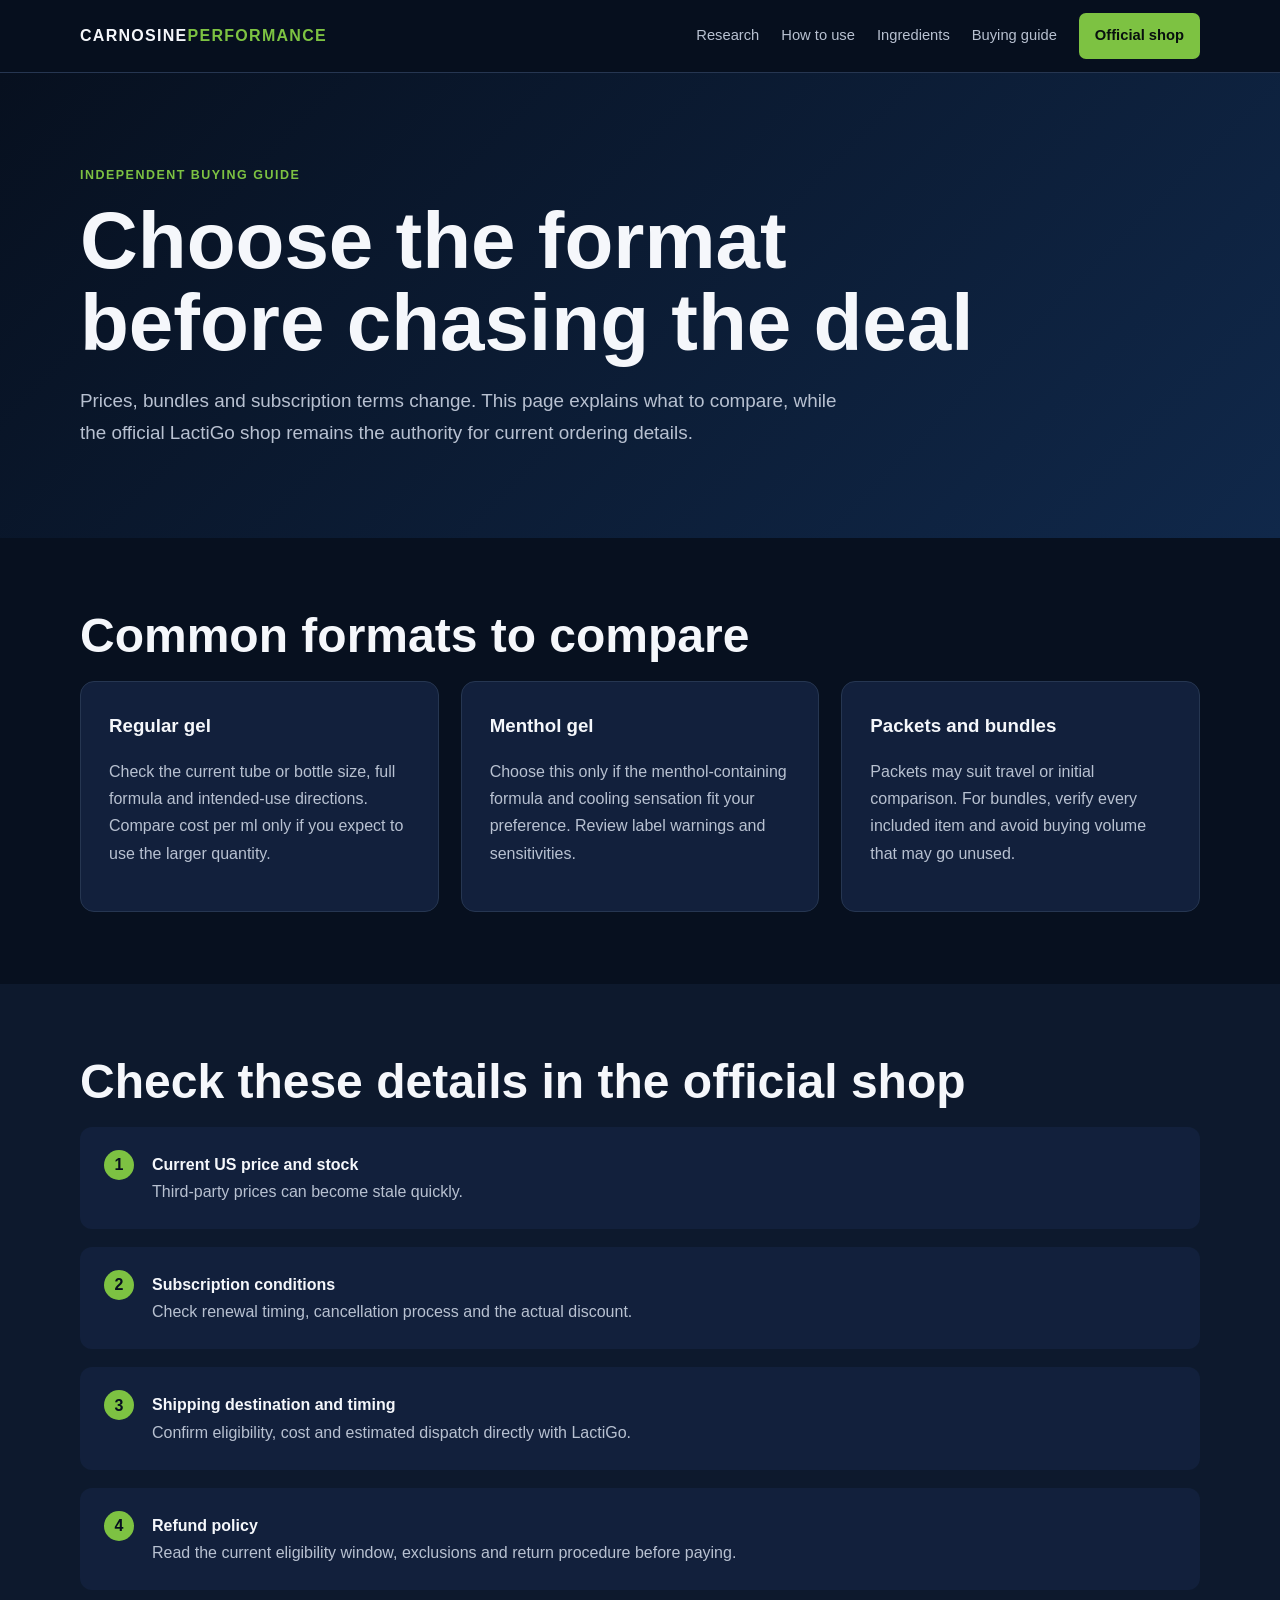
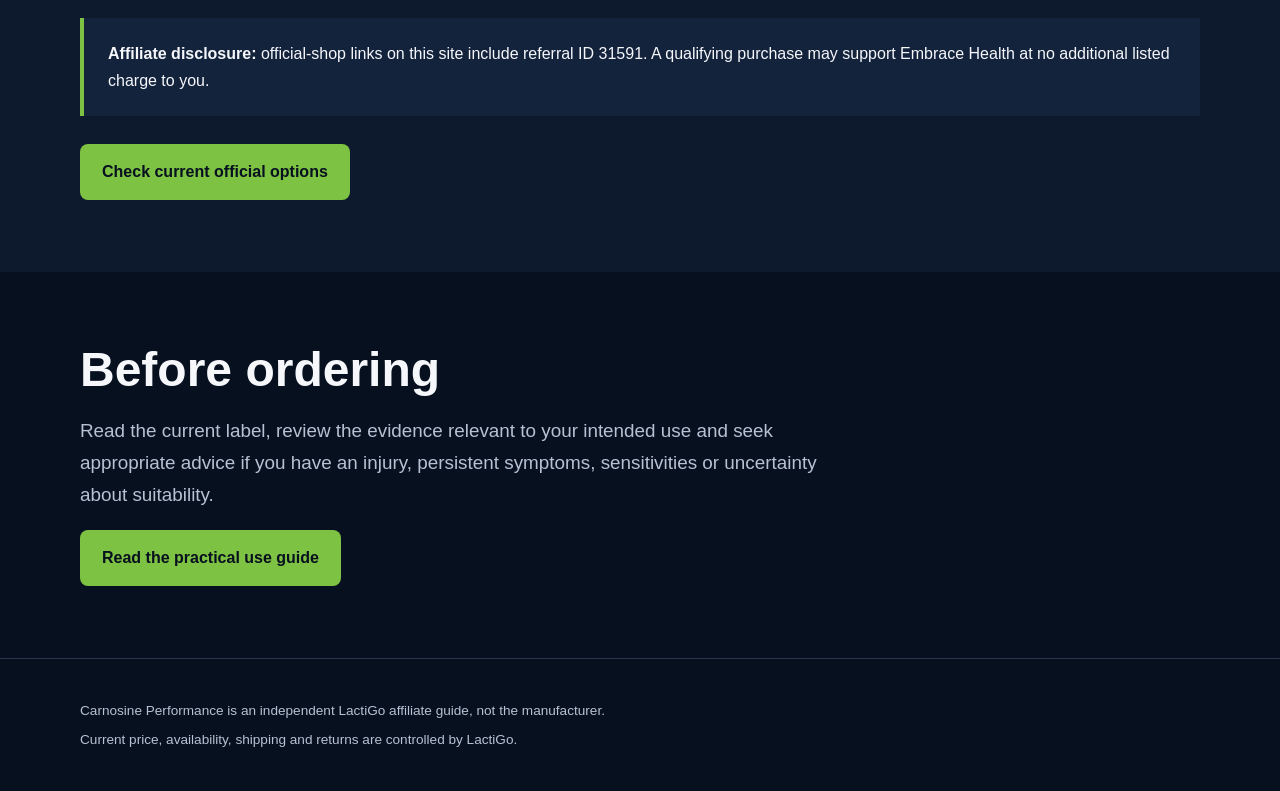
<file: buying-guide.html>
<!doctype html><html lang="en-US"><head><meta charset="utf-8"><meta name="viewport" content="width=device-width,initial-scale=1"><title>Where to Buy LactiGo | Formats, Pricing & Affiliate Disclosure</title><meta name="description" content="Compare LactiGo gel formats and learn where to verify current US pricing, shipping, subscriptions, returns and affiliate ordering details."><link rel="canonical" href="https://carnosineperformance.com/buying-guide.html"><link rel="stylesheet" href="guide.css">  <meta property="og:type" content="website">
  <meta property="og:title" content="Where to Buy LactiGo | Formats, Pricing &amp; Affiliate Disclosure">
  <meta property="og:description" content="Compare LactiGo gel formats and learn where to verify current US pricing, shipping, subscriptions, returns and affiliate ordering details.">
  <meta property="og:url" content="https://carnosineperformance.com/buying-guide.html">
  <meta name="twitter:card" content="summary_large_image">
</head><body><header class="site-head"><nav class="nav wrap"><a class="brand" href="index.html">CARNOSINE<span>PERFORMANCE</span></a><div class="links"><a href="research-guide.html">Research</a><a href="how-to-use.html">How to use</a><a href="ingredients.html">Ingredients</a><a href="buying-guide.html">Buying guide</a><a class="shop" href="https://www.lactigo.com/collections/lactigo?refID=31591" target="_blank" rel="noopener">Official shop</a></div></nav></header><main><section class="hero"><div class="wrap"><div class="kicker">Independent Buying Guide</div><h1>Choose the format before chasing the deal</h1><p class="lead">Prices, bundles and subscription terms change. This page explains what to compare, while the official LactiGo shop remains the authority for current ordering details.</p></div></section><section class="section"><div class="wrap"><h2>Common formats to compare</h2><div class="grid"><article class="card"><h3>Regular gel</h3><p>Check the current tube or bottle size, full formula and intended-use directions. Compare cost per ml only if you expect to use the larger quantity.</p></article><article class="card"><h3>Menthol gel</h3><p>Choose this only if the menthol-containing formula and cooling sensation fit your preference. Review label warnings and sensitivities.</p></article><article class="card"><h3>Packets and bundles</h3><p>Packets may suit travel or initial comparison. For bundles, verify every included item and avoid buying volume that may go unused.</p></article></div></div></section><section class="section alt"><div class="wrap"><h2>Check these details in the official shop</h2><div class="steps"><div class="step"><strong>Current US price and stock</strong><div class="muted">Third-party prices can become stale quickly.</div></div><div class="step"><strong>Subscription conditions</strong><div class="muted">Check renewal timing, cancellation process and the actual discount.</div></div><div class="step"><strong>Shipping destination and timing</strong><div class="muted">Confirm eligibility, cost and estimated dispatch directly with LactiGo.</div></div><div class="step"><strong>Refund policy</strong><div class="muted">Read the current eligibility window, exclusions and return procedure before paying.</div></div></div><div class="note"><strong>Affiliate disclosure:</strong> official-shop links on this site include referral ID 31591. A qualifying purchase may support Embrace Health at no additional listed charge to you.</div><a class="cta" href="https://www.lactigo.com/collections/lactigo?refID=31591" target="_blank" rel="noopener">Check current official options</a></div></section><section class="section"><div class="wrap"><h2>Before ordering</h2><p class="lead">Read the current label, review the evidence relevant to your intended use and seek appropriate advice if you have an injury, persistent symptoms, sensitivities or uncertainty about suitability.</p><a class="cta" href="how-to-use.html">Read the practical use guide</a></div></section></main><footer class="footer"><div class="wrap"><p>Carnosine Performance is an independent LactiGo affiliate guide, not the manufacturer.</p><p>Current price, availability, shipping and returns are controlled by LactiGo.</p></div></footer></body></html>
</file>
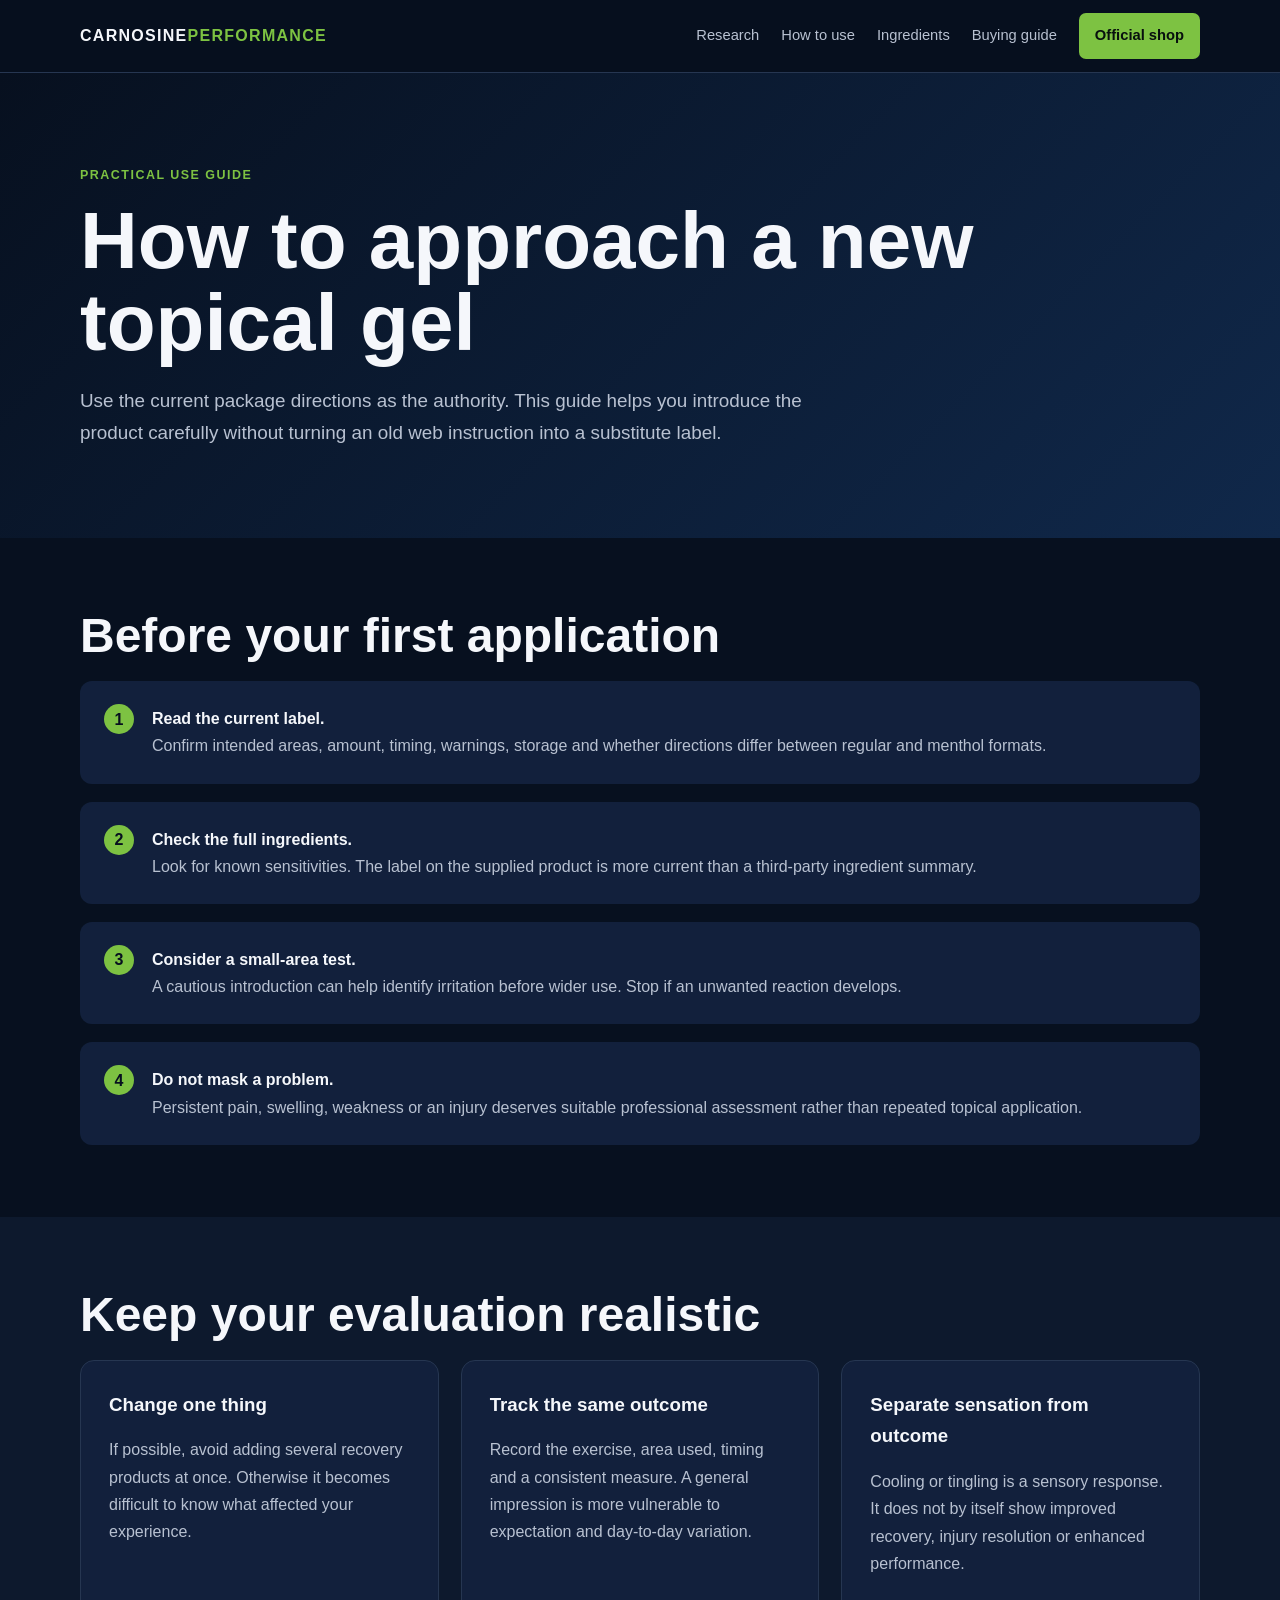
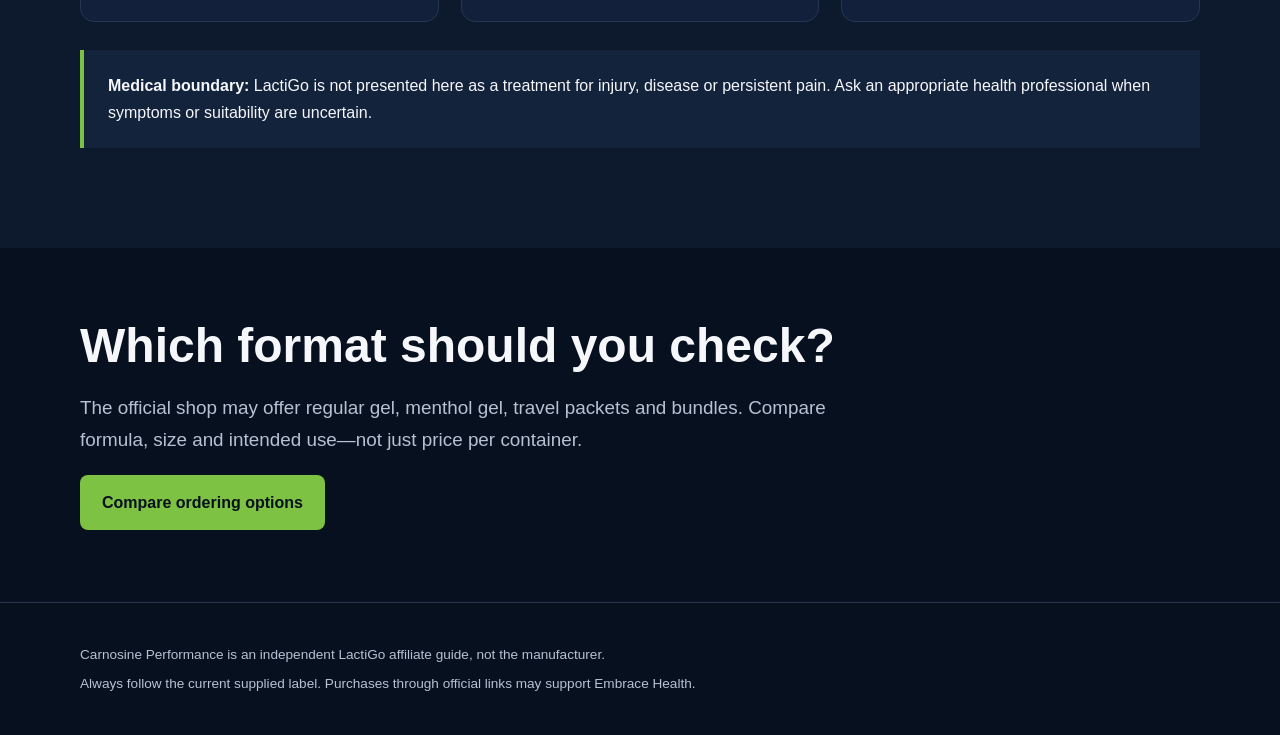
<file: how-to-use.html>
<!doctype html><html lang="en-US"><head><meta charset="utf-8"><meta name="viewport" content="width=device-width,initial-scale=1"><title>How to Use LactiGo Topical Gel | Practical Guide</title><meta name="description" content="A practical LactiGo use guide covering current label directions, patch testing, timing, application areas and when to seek advice."><link rel="canonical" href="https://carnosineperformance.com/how-to-use.html"><link rel="stylesheet" href="guide.css">  <meta property="og:type" content="website">
  <meta property="og:title" content="How to Use LactiGo Topical Gel | Practical Guide">
  <meta property="og:description" content="A practical LactiGo use guide covering current label directions, patch testing, timing, application areas and when to seek advice.">
  <meta property="og:url" content="https://carnosineperformance.com/how-to-use.html">
  <meta name="twitter:card" content="summary_large_image">
</head><body><header class="site-head"><nav class="nav wrap"><a class="brand" href="index.html">CARNOSINE<span>PERFORMANCE</span></a><div class="links"><a href="research-guide.html">Research</a><a href="how-to-use.html">How to use</a><a href="ingredients.html">Ingredients</a><a href="buying-guide.html">Buying guide</a><a class="shop" href="https://www.lactigo.com/collections/lactigo?refID=31591" target="_blank" rel="noopener">Official shop</a></div></nav></header><main><section class="hero"><div class="wrap"><div class="kicker">Practical Use Guide</div><h1>How to approach a new topical gel</h1><p class="lead">Use the current package directions as the authority. This guide helps you introduce the product carefully without turning an old web instruction into a substitute label.</p></div></section><section class="section"><div class="wrap"><h2>Before your first application</h2><div class="steps"><div class="step"><strong>Read the current label.</strong><div class="muted">Confirm intended areas, amount, timing, warnings, storage and whether directions differ between regular and menthol formats.</div></div><div class="step"><strong>Check the full ingredients.</strong><div class="muted">Look for known sensitivities. The label on the supplied product is more current than a third-party ingredient summary.</div></div><div class="step"><strong>Consider a small-area test.</strong><div class="muted">A cautious introduction can help identify irritation before wider use. Stop if an unwanted reaction develops.</div></div><div class="step"><strong>Do not mask a problem.</strong><div class="muted">Persistent pain, swelling, weakness or an injury deserves suitable professional assessment rather than repeated topical application.</div></div></div></div></section><section class="section alt"><div class="wrap"><h2>Keep your evaluation realistic</h2><div class="grid"><article class="card"><h3>Change one thing</h3><p>If possible, avoid adding several recovery products at once. Otherwise it becomes difficult to know what affected your experience.</p></article><article class="card"><h3>Track the same outcome</h3><p>Record the exercise, area used, timing and a consistent measure. A general impression is more vulnerable to expectation and day-to-day variation.</p></article><article class="card"><h3>Separate sensation from outcome</h3><p>Cooling or tingling is a sensory response. It does not by itself show improved recovery, injury resolution or enhanced performance.</p></article></div><div class="note"><strong>Medical boundary:</strong> LactiGo is not presented here as a treatment for injury, disease or persistent pain. Ask an appropriate health professional when symptoms or suitability are uncertain.</div></div></section><section class="section"><div class="wrap"><h2>Which format should you check?</h2><p class="lead">The official shop may offer regular gel, menthol gel, travel packets and bundles. Compare formula, size and intended use—not just price per container.</p><a class="cta" href="buying-guide.html">Compare ordering options</a></div></section></main><footer class="footer"><div class="wrap"><p>Carnosine Performance is an independent LactiGo affiliate guide, not the manufacturer.</p><p>Always follow the current supplied label. Purchases through official links may support Embrace Health.</p></div></footer></body></html>
</file>
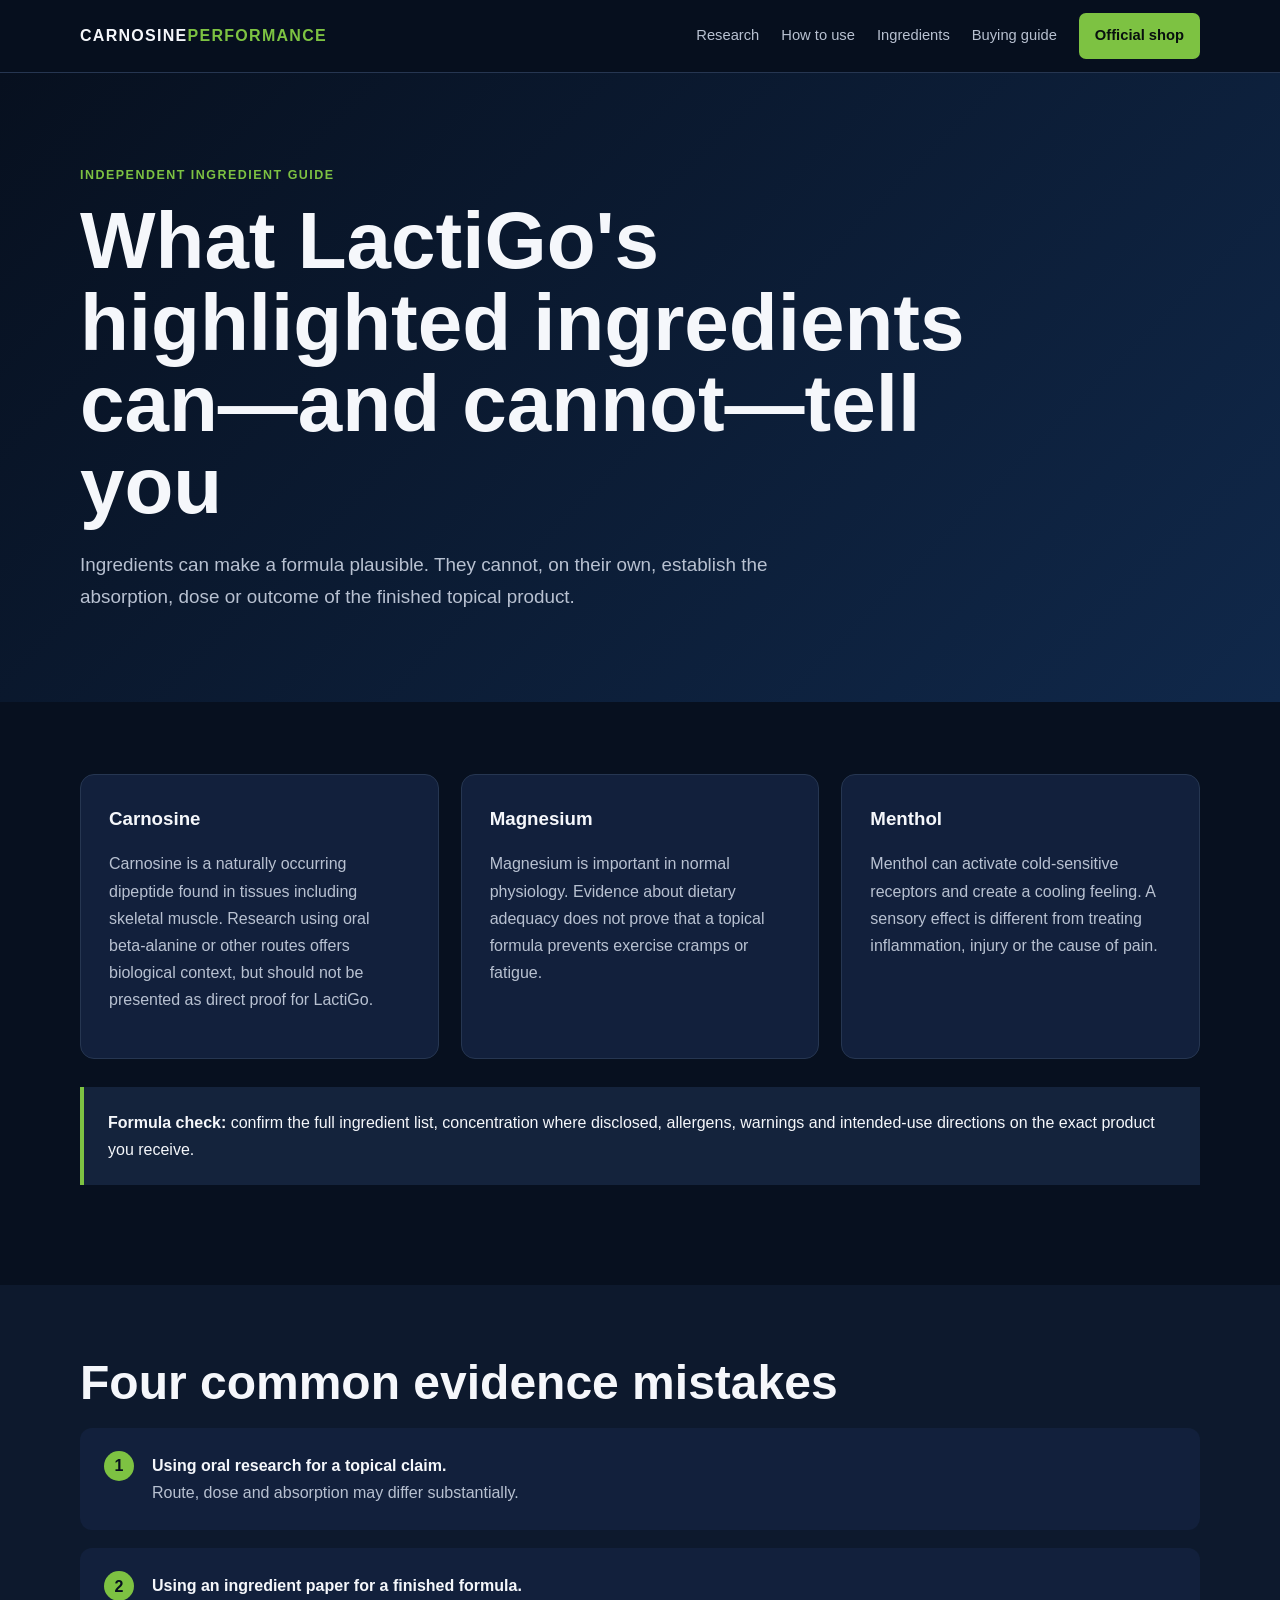
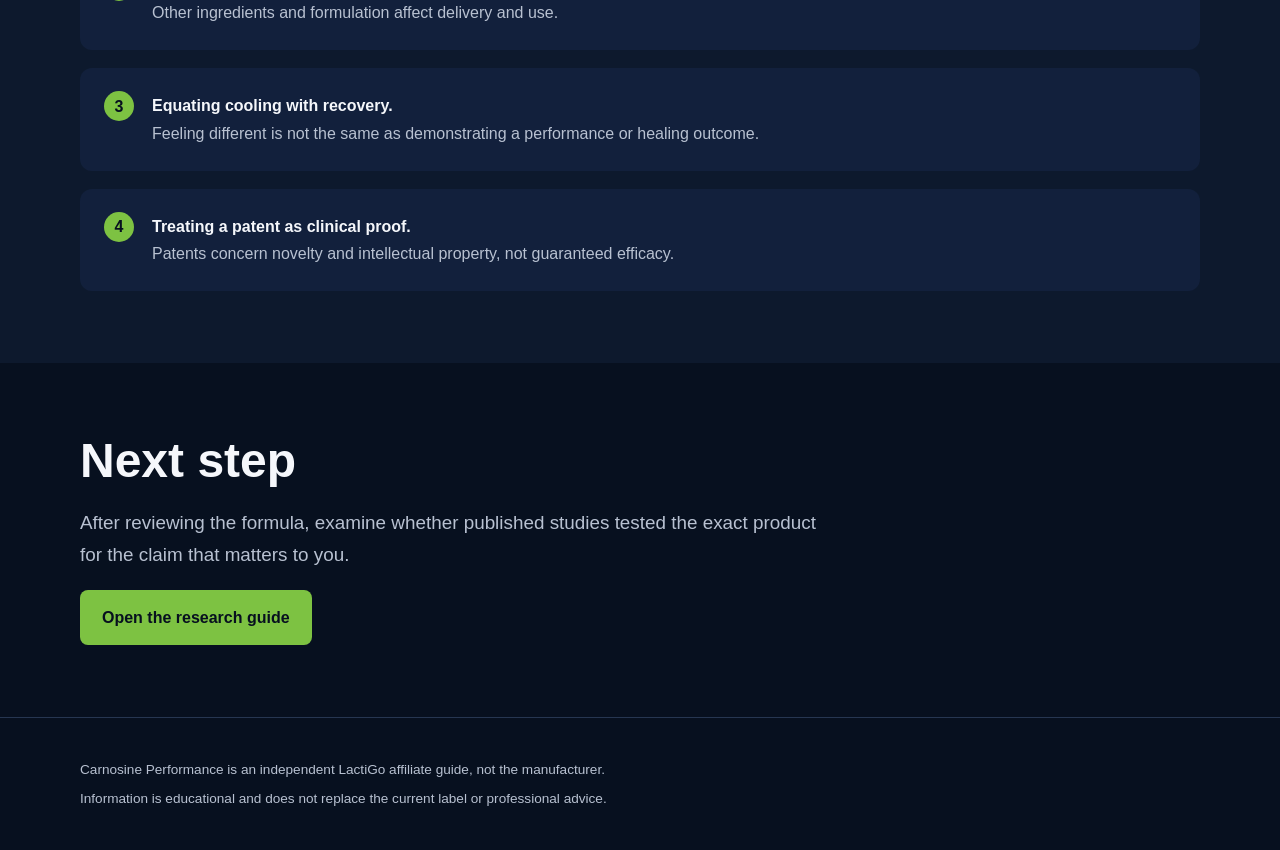
<file: ingredients.html>
<!doctype html><html lang="en-US"><head><meta charset="utf-8"><meta name="viewport" content="width=device-width,initial-scale=1"><title>LactiGo Ingredients Guide | Carnosine, Magnesium & Menthol</title><meta name="description" content="An independent guide to LactiGo ingredient claims, including carnosine, magnesium and menthol, with questions to ask about topical evidence."><link rel="canonical" href="https://carnosineperformance.com/ingredients.html"><link rel="stylesheet" href="guide.css">  <meta property="og:type" content="website">
  <meta property="og:title" content="LactiGo Ingredients Guide | Carnosine, Magnesium &amp; Menthol">
  <meta property="og:description" content="An independent guide to LactiGo ingredient claims, including carnosine, magnesium and menthol, with questions to ask about topical evidence.">
  <meta property="og:url" content="https://carnosineperformance.com/ingredients.html">
  <meta name="twitter:card" content="summary_large_image">
</head><body><header class="site-head"><nav class="nav wrap"><a class="brand" href="index.html">CARNOSINE<span>PERFORMANCE</span></a><div class="links"><a href="research-guide.html">Research</a><a href="how-to-use.html">How to use</a><a href="ingredients.html">Ingredients</a><a href="buying-guide.html">Buying guide</a><a class="shop" href="https://www.lactigo.com/collections/lactigo?refID=31591" target="_blank" rel="noopener">Official shop</a></div></nav></header><main><section class="hero"><div class="wrap"><div class="kicker">Independent Ingredient Guide</div><h1>What LactiGo's highlighted ingredients can—and cannot—tell you</h1><p class="lead">Ingredients can make a formula plausible. They cannot, on their own, establish the absorption, dose or outcome of the finished topical product.</p></div></section><section class="section"><div class="wrap"><div class="grid"><article class="card"><h3>Carnosine</h3><p>Carnosine is a naturally occurring dipeptide found in tissues including skeletal muscle. Research using oral beta-alanine or other routes offers biological context, but should not be presented as direct proof for LactiGo.</p></article><article class="card"><h3>Magnesium</h3><p>Magnesium is important in normal physiology. Evidence about dietary adequacy does not prove that a topical formula prevents exercise cramps or fatigue.</p></article><article class="card"><h3>Menthol</h3><p>Menthol can activate cold-sensitive receptors and create a cooling feeling. A sensory effect is different from treating inflammation, injury or the cause of pain.</p></article></div><div class="note"><strong>Formula check:</strong> confirm the full ingredient list, concentration where disclosed, allergens, warnings and intended-use directions on the exact product you receive.</div></div></section><section class="section alt"><div class="wrap"><h2>Four common evidence mistakes</h2><div class="steps"><div class="step"><strong>Using oral research for a topical claim.</strong><div class="muted">Route, dose and absorption may differ substantially.</div></div><div class="step"><strong>Using an ingredient paper for a finished formula.</strong><div class="muted">Other ingredients and formulation affect delivery and use.</div></div><div class="step"><strong>Equating cooling with recovery.</strong><div class="muted">Feeling different is not the same as demonstrating a performance or healing outcome.</div></div><div class="step"><strong>Treating a patent as clinical proof.</strong><div class="muted">Patents concern novelty and intellectual property, not guaranteed efficacy.</div></div></div></div></section><section class="section"><div class="wrap"><h2>Next step</h2><p class="lead">After reviewing the formula, examine whether published studies tested the exact product for the claim that matters to you.</p><a class="cta" href="research-guide.html">Open the research guide</a></div></section></main><footer class="footer"><div class="wrap"><p>Carnosine Performance is an independent LactiGo affiliate guide, not the manufacturer.</p><p>Information is educational and does not replace the current label or professional advice.</p></div></footer></body></html>
</file>
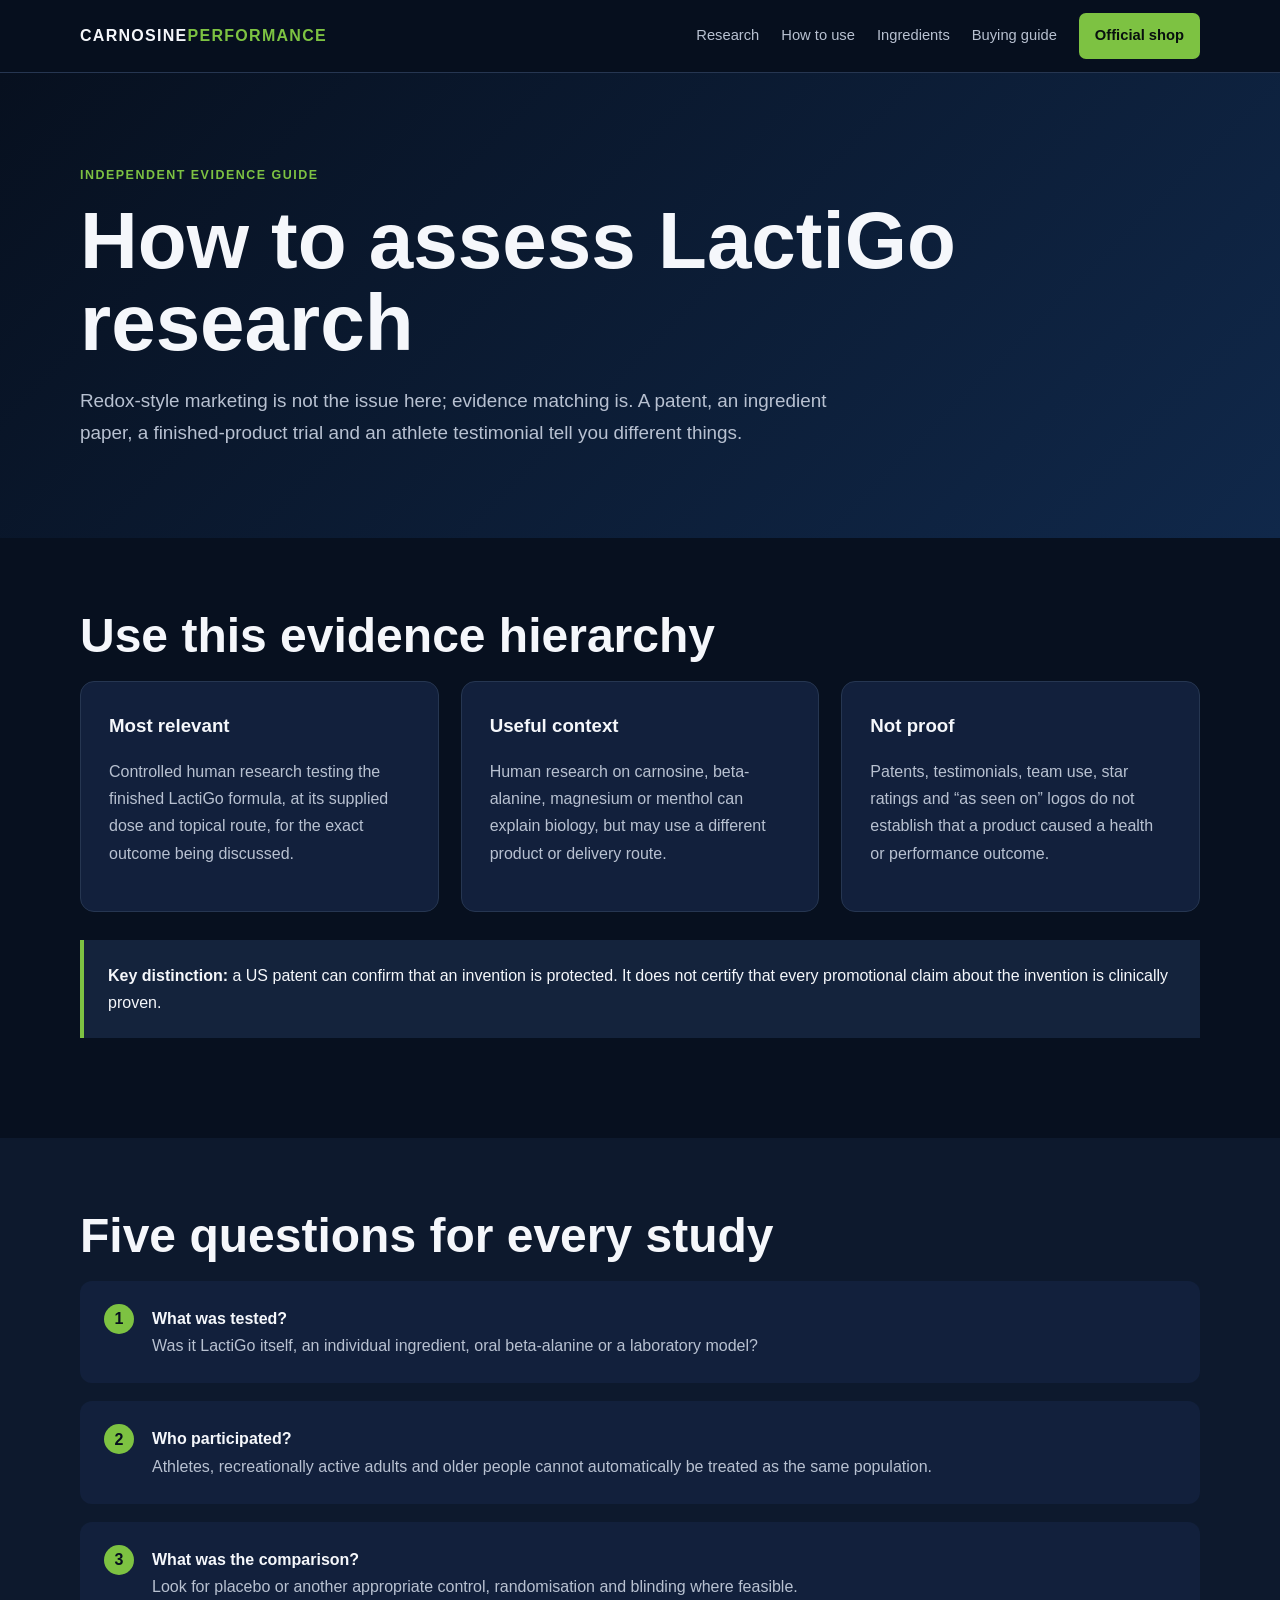
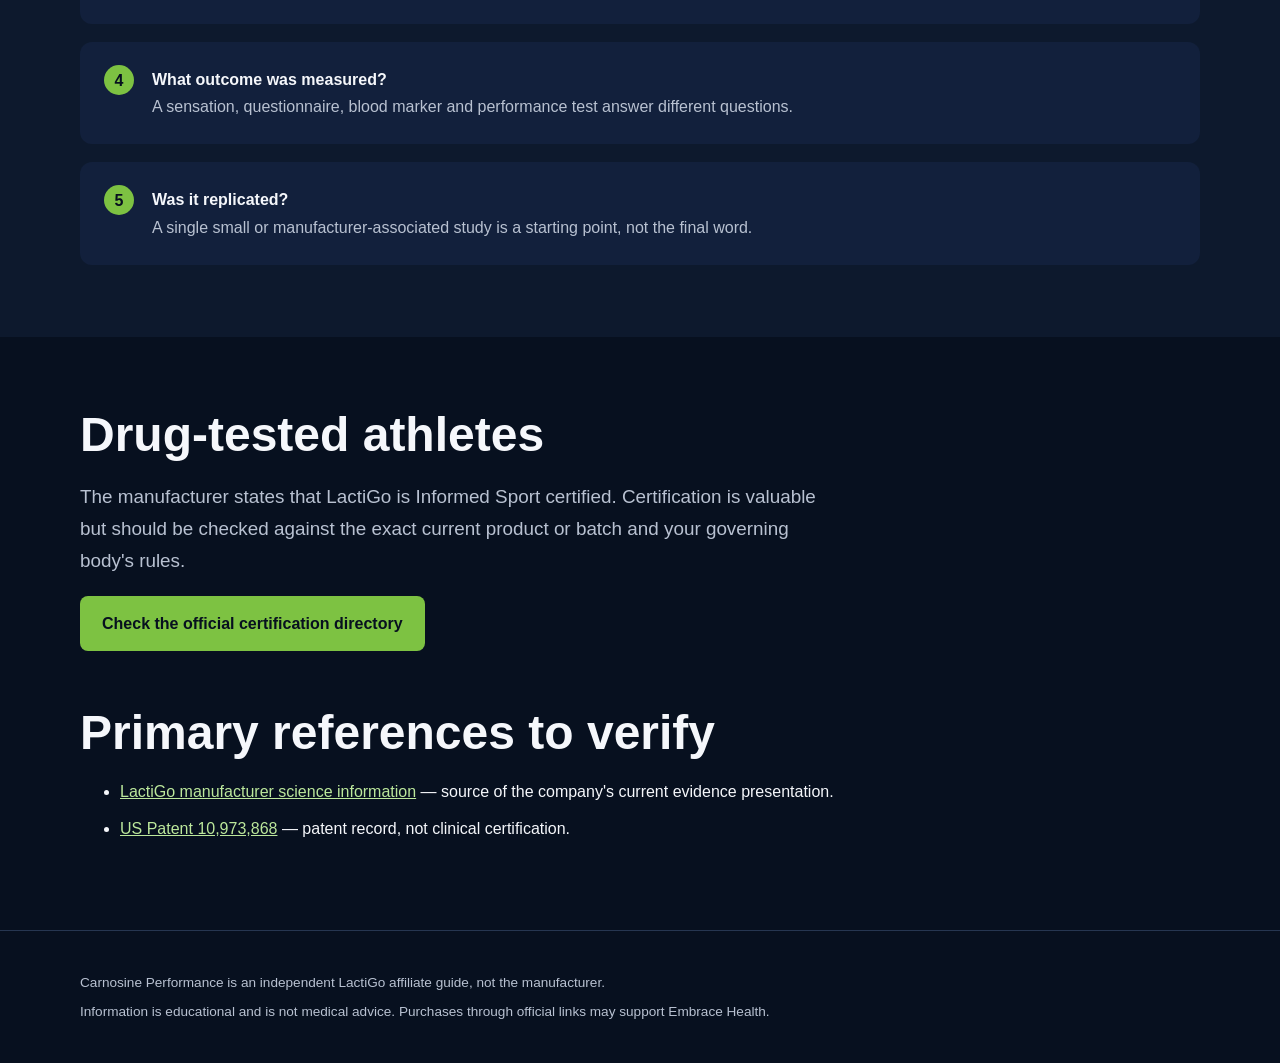
<file: research-guide.html>
<!doctype html><html lang="en-US"><head><meta charset="utf-8"><meta name="viewport" content="width=device-width,initial-scale=1"><title>LactiGo Research Guide | How to Assess the Evidence</title><meta name="description" content="An independent guide to assessing LactiGo topical carnosine research, patents, ingredient studies, testimonials and athlete certification."><link rel="canonical" href="https://carnosineperformance.com/research-guide.html"><link rel="stylesheet" href="guide.css">  <meta property="og:type" content="website">
  <meta property="og:title" content="LactiGo Research Guide | How to Assess the Evidence">
  <meta property="og:description" content="An independent guide to assessing LactiGo topical carnosine research, patents, ingredient studies, testimonials and athlete certification.">
  <meta property="og:url" content="https://carnosineperformance.com/research-guide.html">
  <meta name="twitter:card" content="summary_large_image">
</head><body><header class="site-head"><nav class="nav wrap"><a class="brand" href="index.html">CARNOSINE<span>PERFORMANCE</span></a><div class="links"><a href="research-guide.html">Research</a><a href="how-to-use.html">How to use</a><a href="ingredients.html">Ingredients</a><a href="buying-guide.html">Buying guide</a><a class="shop" href="https://www.lactigo.com/collections/lactigo?refID=31591" target="_blank" rel="noopener">Official shop</a></div></nav></header><main><section class="hero"><div class="wrap"><div class="kicker">Independent Evidence Guide</div><h1>How to assess LactiGo research</h1><p class="lead">Redox-style marketing is not the issue here; evidence matching is. A patent, an ingredient paper, a finished-product trial and an athlete testimonial tell you different things.</p></div></section><section class="section"><div class="wrap"><h2>Use this evidence hierarchy</h2><div class="grid"><article class="card"><h3>Most relevant</h3><p>Controlled human research testing the finished LactiGo formula, at its supplied dose and topical route, for the exact outcome being discussed.</p></article><article class="card"><h3>Useful context</h3><p>Human research on carnosine, beta-alanine, magnesium or menthol can explain biology, but may use a different product or delivery route.</p></article><article class="card"><h3>Not proof</h3><p>Patents, testimonials, team use, star ratings and “as seen on” logos do not establish that a product caused a health or performance outcome.</p></article></div><div class="note"><strong>Key distinction:</strong> a US patent can confirm that an invention is protected. It does not certify that every promotional claim about the invention is clinically proven.</div></div></section><section class="section alt"><div class="wrap"><h2>Five questions for every study</h2><div class="steps"><div class="step"><strong>What was tested?</strong><div class="muted">Was it LactiGo itself, an individual ingredient, oral beta-alanine or a laboratory model?</div></div><div class="step"><strong>Who participated?</strong><div class="muted">Athletes, recreationally active adults and older people cannot automatically be treated as the same population.</div></div><div class="step"><strong>What was the comparison?</strong><div class="muted">Look for placebo or another appropriate control, randomisation and blinding where feasible.</div></div><div class="step"><strong>What outcome was measured?</strong><div class="muted">A sensation, questionnaire, blood marker and performance test answer different questions.</div></div><div class="step"><strong>Was it replicated?</strong><div class="muted">A single small or manufacturer-associated study is a starting point, not the final word.</div></div></div></div></section><section class="section"><div class="wrap"><h2>Drug-tested athletes</h2><p class="lead">The manufacturer states that LactiGo is Informed Sport certified. Certification is valuable but should be checked against the exact current product or batch and your governing body's rules.</p><p><a class="cta" href="https://sport.wetestyoutrust.com/" target="_blank" rel="noopener">Check the official certification directory</a></p><h2 style="margin-top:56px">Primary references to verify</h2><ul class="sources"><li><a href="https://www.lactigo.com/the-science" target="_blank" rel="noopener">LactiGo manufacturer science information</a> — source of the company's current evidence presentation.</li><li><a href="https://patents.google.com/patent/US10973868" target="_blank" rel="noopener">US Patent 10,973,868</a> — patent record, not clinical certification.</li></ul></div></section></main><footer class="footer"><div class="wrap"><p>Carnosine Performance is an independent LactiGo affiliate guide, not the manufacturer.</p><p>Information is educational and is not medical advice. Purchases through official links may support Embrace Health.</p></div></footer></body></html>
</file>
<file: guide.css>
:root{--green:#7dc242;--ink:#07101f;--navy:#0b1730;--card:#12203c;--text:#f5f7fb;--muted:#b8c1d1;--line:#263651}*{box-sizing:border-box}body{margin:0;background:var(--ink);color:var(--text);font-family:Inter,Arial,sans-serif;line-height:1.7}a{color:inherit}.wrap{width:min(1120px,calc(100% - 40px));margin:auto}.site-head{position:sticky;top:0;z-index:5;background:rgba(7,16,31,.96);border-bottom:1px solid var(--line)}.nav{display:flex;align-items:center;justify-content:space-between;min-height:72px;gap:24px}.brand{font-weight:900;letter-spacing:.08em;text-decoration:none}.brand span{color:var(--green)}.links{display:flex;gap:22px;align-items:center}.links a{text-decoration:none;color:var(--muted);font-size:.92rem}.links a:hover{color:#fff}.shop{background:var(--green);color:#08100e!important;padding:10px 16px;border-radius:7px;font-weight:800}.hero{padding:92px 0 70px;background:linear-gradient(135deg,#07101f,#10284a)}.kicker{color:var(--green);font-weight:800;text-transform:uppercase;letter-spacing:.12em;font-size:.78rem}.hero h1{font-size:clamp(2.4rem,7vw,5rem);line-height:1.02;max-width:900px;margin:14px 0 22px}.lead{font-size:1.18rem;color:var(--muted);max-width:760px}.grid{display:grid;grid-template-columns:repeat(3,1fr);gap:22px}.section{padding:72px 0}.section.alt{background:#0d192d}.section h2{font-size:clamp(1.8rem,4vw,3rem);line-height:1.1;margin:0 0 18px}.card{background:var(--card);border:1px solid var(--line);padding:28px;border-radius:14px}.card h3{margin:0 0 10px}.card p,.muted{color:var(--muted)}.note{border-left:4px solid var(--green);background:#14233c;padding:22px 24px;margin:28px 0}.steps{counter-reset:item;display:grid;gap:18px}.step{counter-increment:item;background:var(--card);padding:24px 24px 24px 72px;border-radius:12px;position:relative}.step:before{content:counter(item);position:absolute;left:24px;top:23px;width:30px;height:30px;border-radius:50%;background:var(--green);color:#07101f;display:grid;place-items:center;font-weight:900}.cta{display:inline-block;background:var(--green);color:#07101f;padding:14px 22px;border-radius:8px;text-decoration:none;font-weight:900}.footer{border-top:1px solid var(--line);padding:34px 0;color:var(--muted);font-size:.85rem}.footer p{margin:6px 0}.sources li{margin:10px 0}.sources a{color:#bce89c}@media(max-width:760px){.links a:not(.shop){display:none}.hero{padding:68px 0 52px}.grid{grid-template-columns:1fr}.section{padding:54px 0}.wrap{width:min(100% - 28px,1120px)}}
@media(max-width:760px){.nav{gap:8px}.brand{font-size:.78rem;letter-spacing:.03em}.links{gap:0}.shop{padding:9px 10px!important;font-size:.78rem!important}}
</file>
